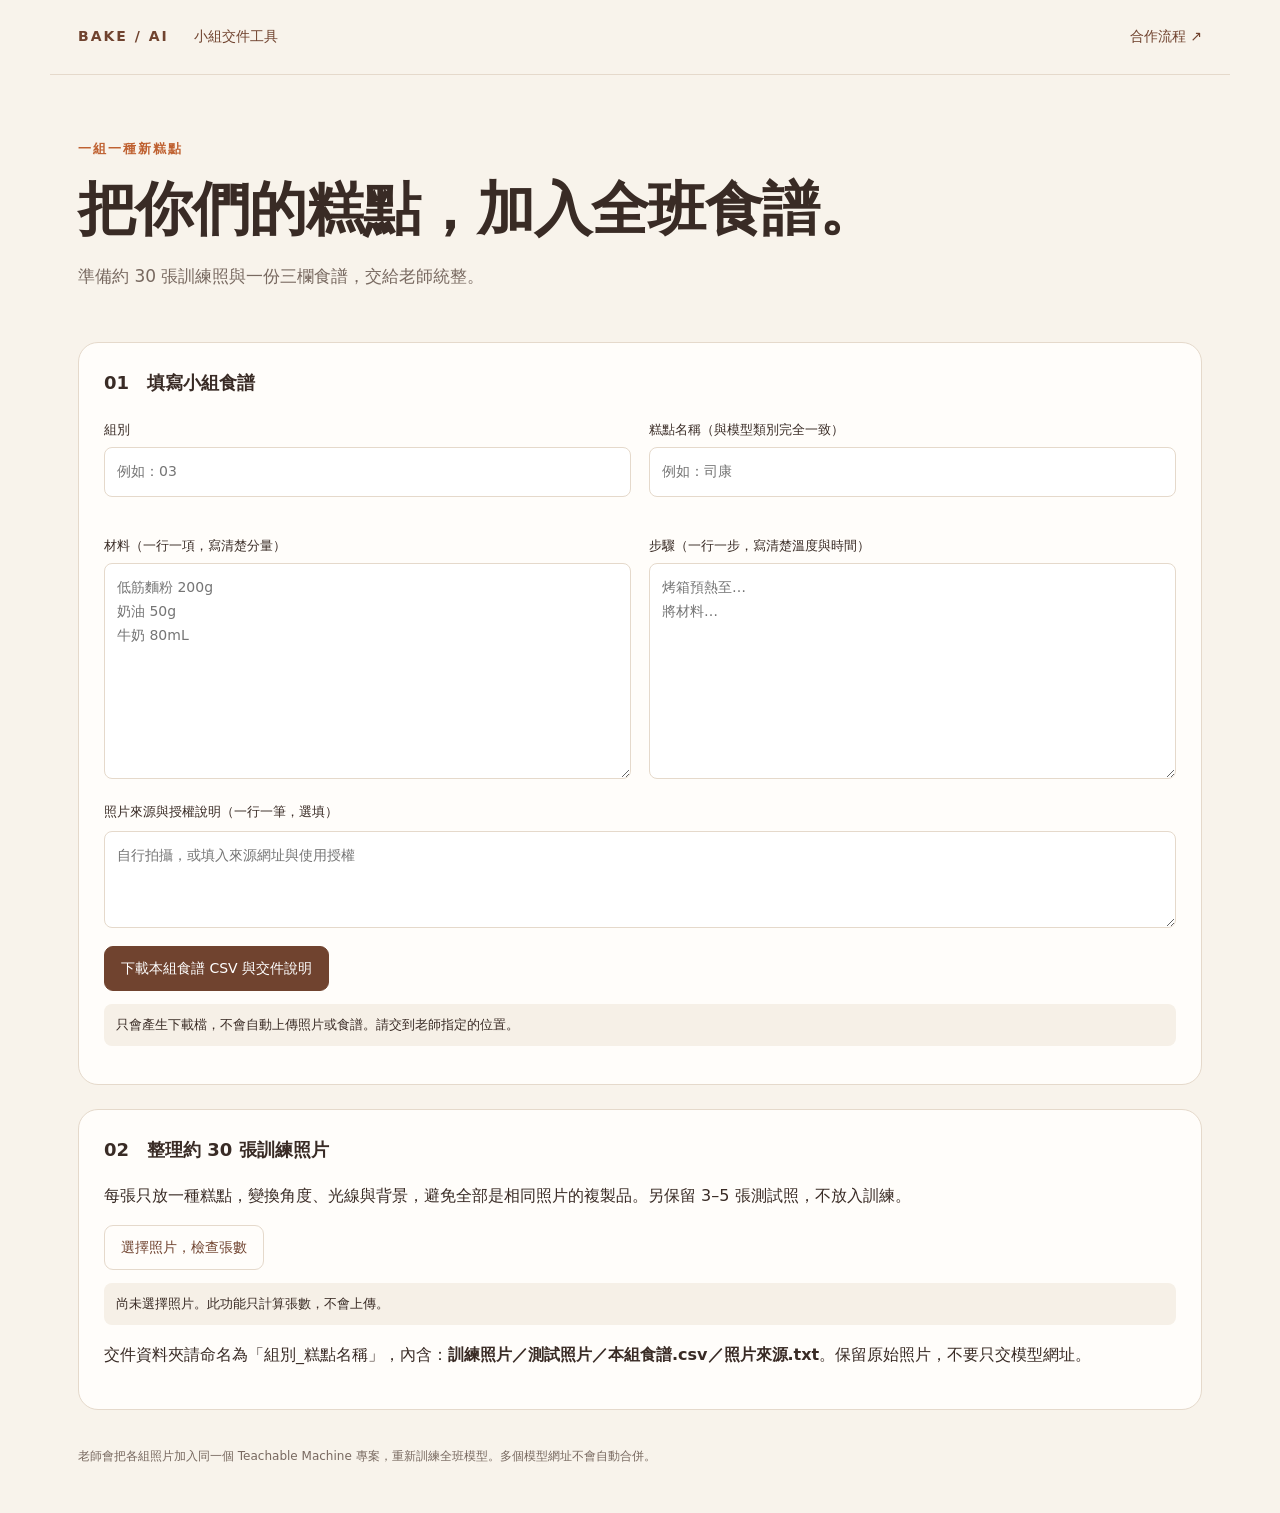
<file: group.html>
<!doctype html><html lang="zh-Hant"><head><meta charset="utf-8"><meta name="viewport" content="width=device-width,initial-scale=1"><title>小組交件｜AI 糕點食譜大全</title><link rel="stylesheet" href="style.css"></head><body><header><a class="brand" href="index.html">BAKE / AI <span>小組交件工具</span></a><a href="teacher-guide.html">合作流程 ↗</a></header><main><section class="intro"><p class="eyebrow">一組一種新糕點</p><h1>把你們的糕點，<br>加入全班食譜。</h1><p>準備約 30 張訓練照與一份三欄食譜，交給老師統整。</p></section><section class="panel"><h2>01　填寫小組食譜</h2><form id="groupForm"><div class="settings-grid"><label>組別<input type="text" id="groupNumber" maxlength="30" required placeholder="例如：03"></label><label>糕點名稱（與模型類別完全一致）<input type="text" id="dishName" maxlength="100" required placeholder="例如：司康"></label></div><div class="settings-grid"><label>材料（一行一項，寫清楚分量）<textarea id="ingredients" rows="8" required placeholder="低筋麵粉 200g&#10;奶油 50g&#10;牛奶 80mL"></textarea></label><label>步驟（一行一步，寫清楚溫度與時間）<textarea id="steps" rows="8" required placeholder="烤箱預熱至…&#10;將材料…"></textarea></label></div><label>照片來源與授權說明（一行一筆，選填）<textarea id="sources" rows="3" placeholder="自行拍攝，或填入來源網址與使用授權"></textarea></label><button type="submit">下載本組食譜 CSV 與交件說明</button></form><p id="groupStatus" class="status" role="status">只會產生下載檔，不會自動上傳照片或食譜。請交到老師指定的位置。</p></section><section class="panel settings"><h2>02　整理約 30 張訓練照片</h2><p>每張只放一種糕點，變換角度、光線與背景，避免全部是相同照片的複製品。另保留 3–5 張測試照，不放入訓練。</p><label class="button secondary">選擇照片，檢查張數<input type="file" id="groupPhotos" accept="image/*" multiple hidden></label><p id="photoStatus" role="status" class="status">尚未選擇照片。此功能只計算張數，不會上傳。</p><p>交件資料夾請命名為「組別_糕點名稱」，內含：<strong>訓練照片／測試照片／本組食譜.csv／照片來源.txt</strong>。保留原始照片，不要只交模型網址。</p></section><footer><p>老師會把各組照片加入同一個 Teachable Machine 專案，重新訓練全班模型。多個模型網址不會自動合併。</p></footer></main><script src="recipe-utils.js"></script><script src="group.js"></script></body></html>
</file>
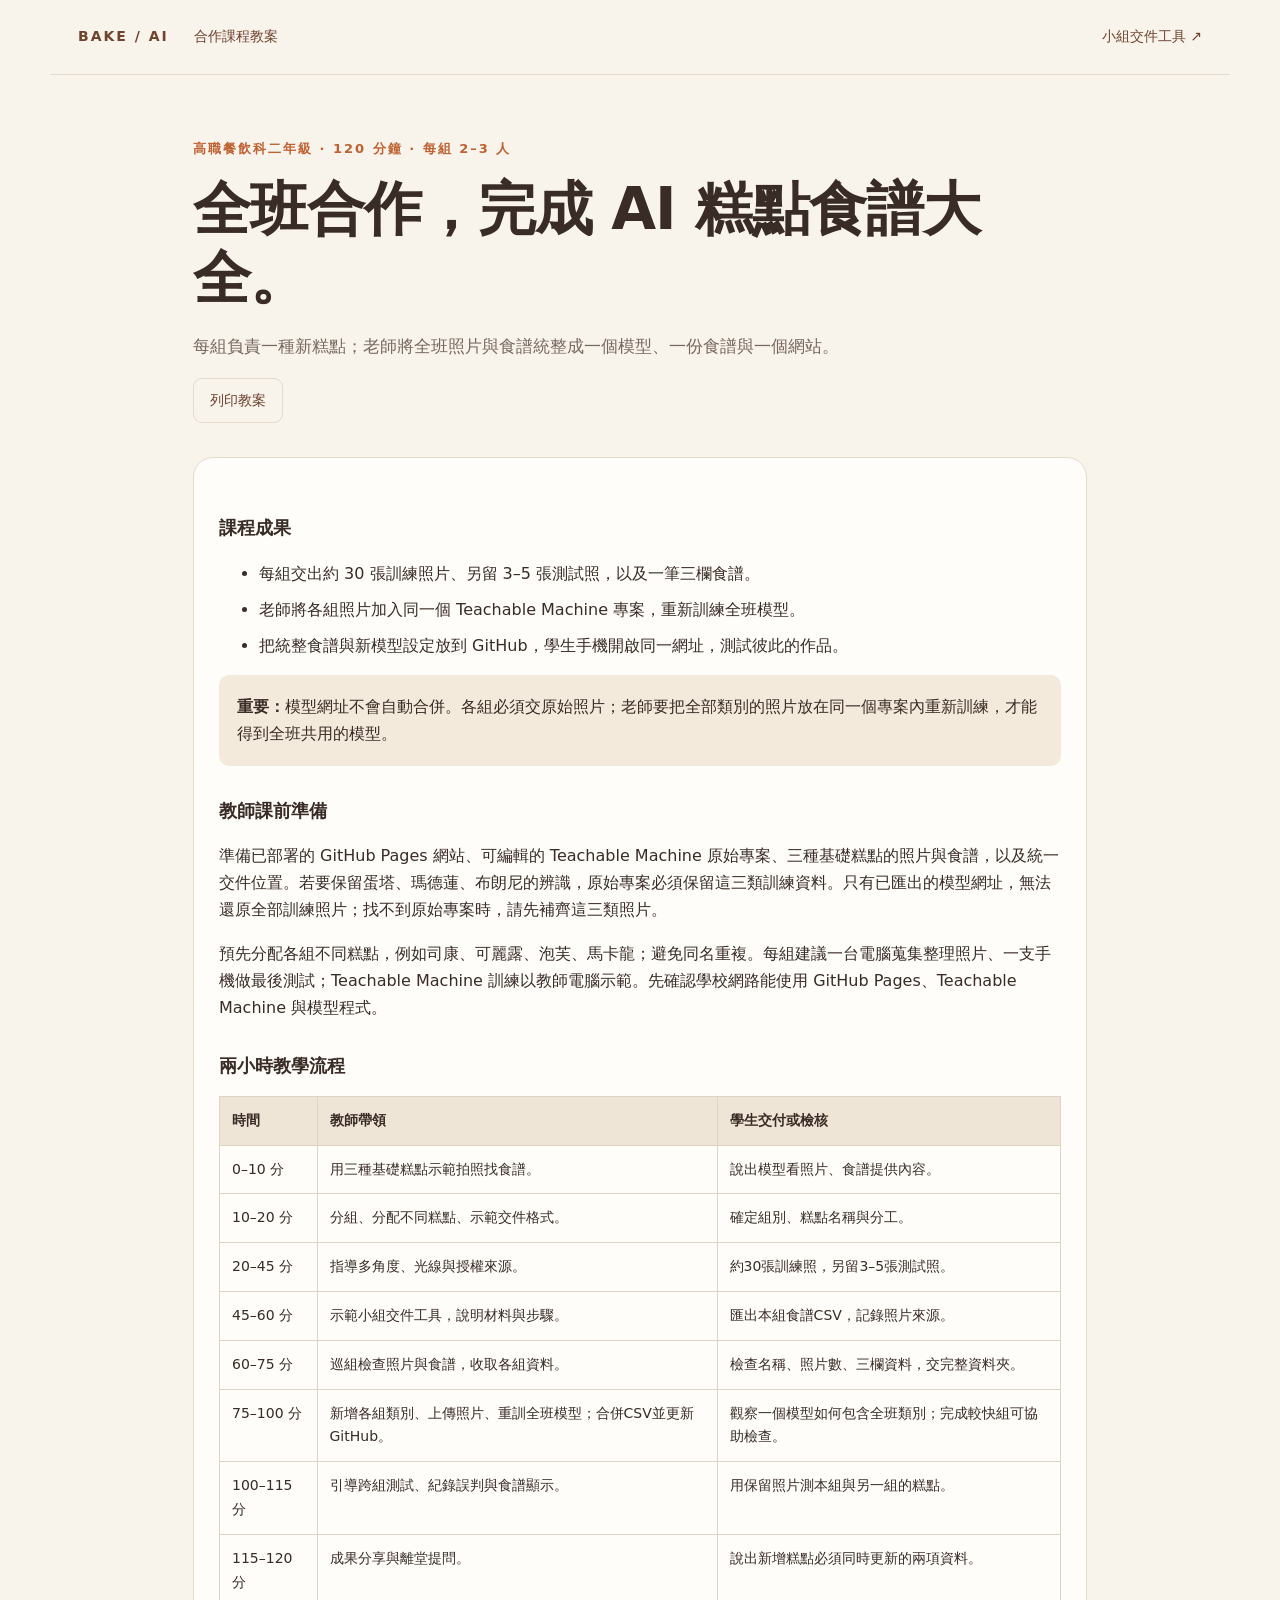
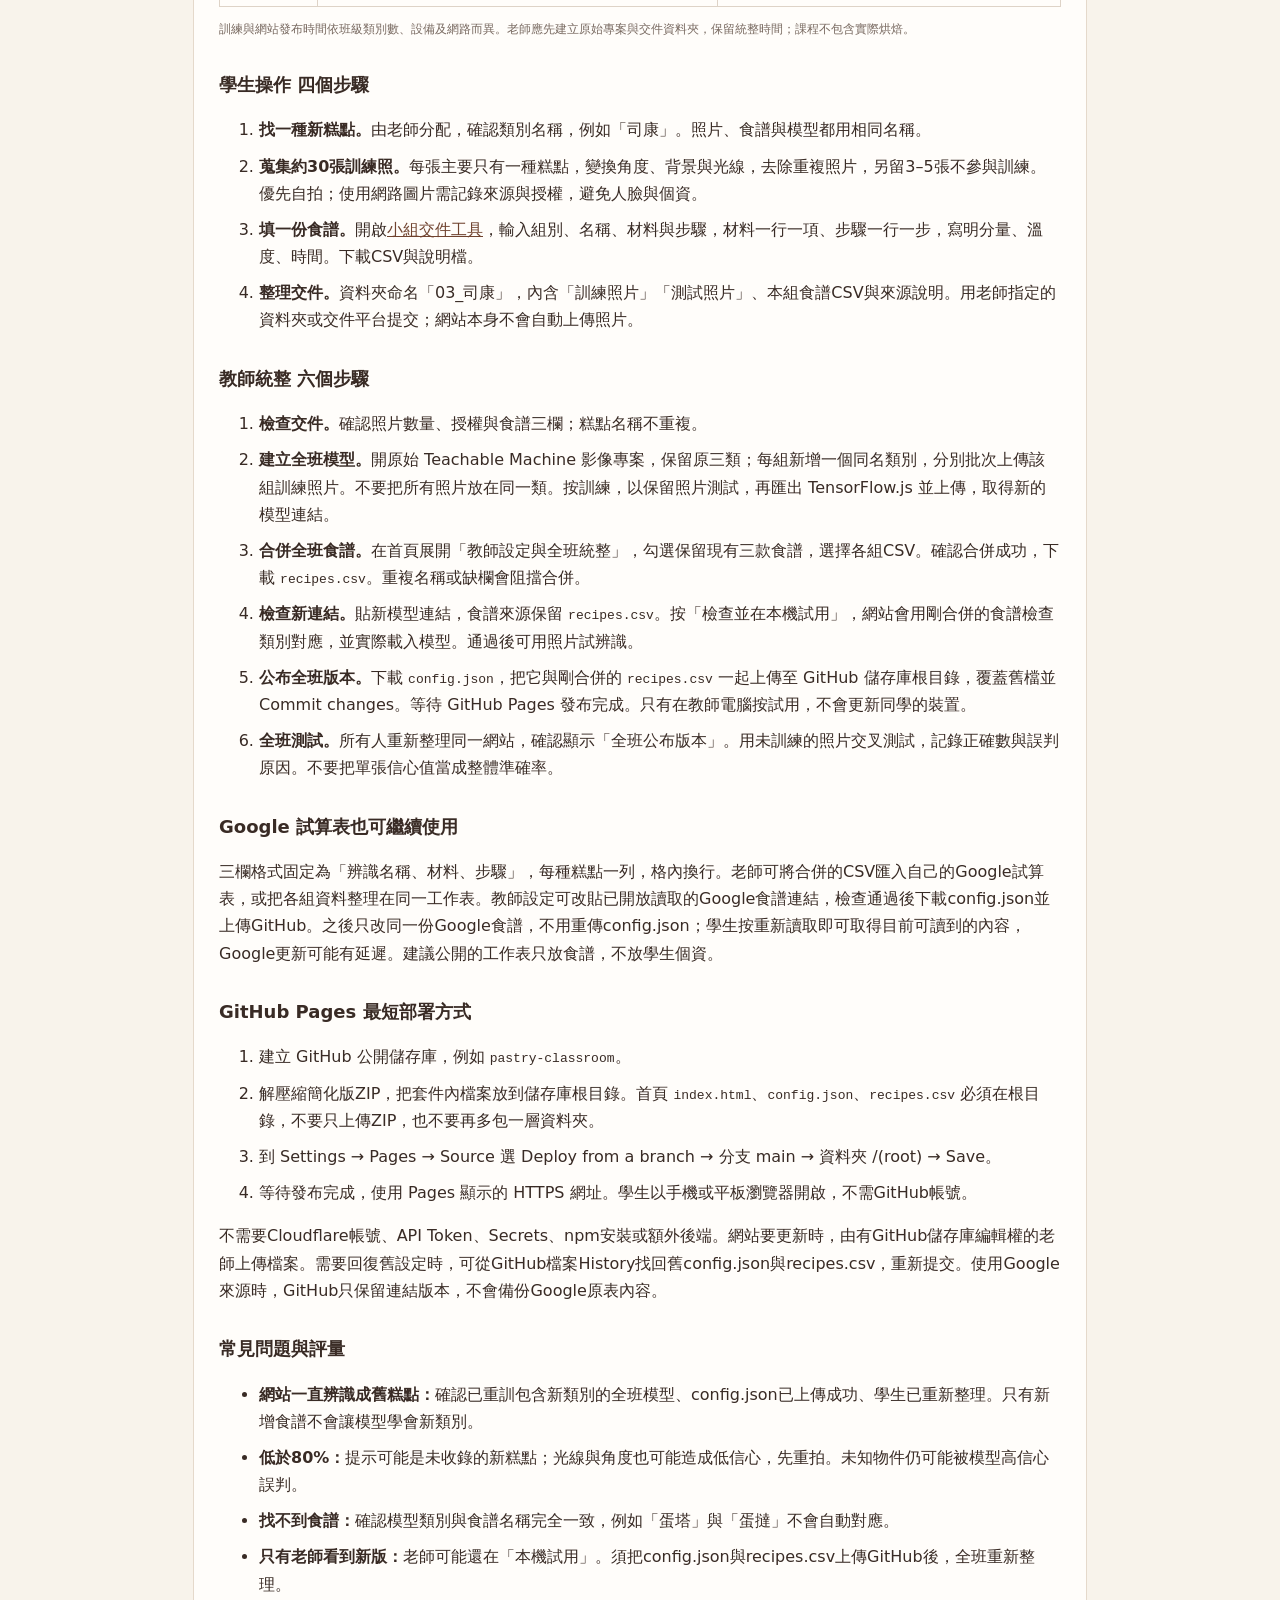
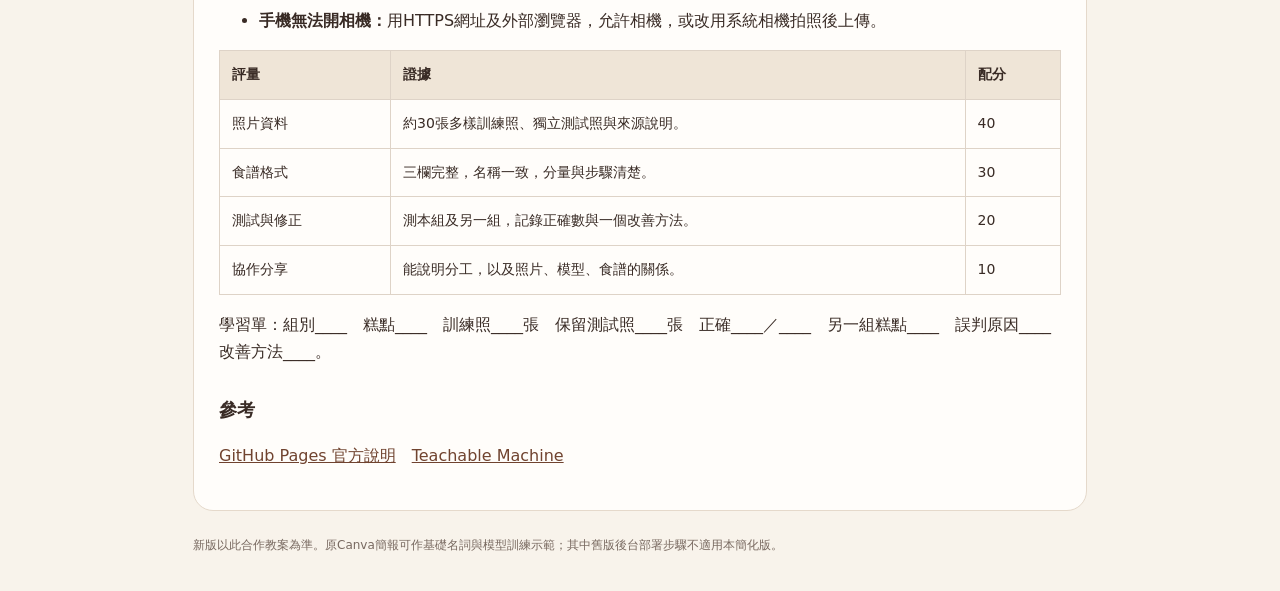
<file: teacher-guide.html>
<!doctype html><html lang="zh-Hant"><head><meta charset="utf-8"><meta name="viewport" content="width=device-width,initial-scale=1"><title>全班合作 AI 糕點食譜大全｜教案與部署</title><link rel="stylesheet" href="style.css"><style>.guide{max-width:950px}.guide h2{margin:30px 0 14px}.guide table{border-collapse:collapse;width:100%;font-size:14px}.guide td,.guide th{padding:12px;border:1px solid #ded3c7;text-align:left;vertical-align:top}.guide th{background:#efe5d7}.guide li{margin-bottom:9px}.guide code{overflow-wrap:anywhere}.callout{padding:18px;background:#f4eadc;border-radius:10px}@media print{header,.no-print{display:none}body{background:white}main{padding:0}.panel{border:0;padding:0}.guide{max-width:none}.guide p,.guide li,.guide table{font-size:11px}h2{break-after:avoid}tr{break-inside:avoid}@page{size:A4;margin:16mm}}</style></head><body><header><a class="brand" href="index.html">BAKE / AI <span>合作課程教案</span></a><a href="group.html">小組交件工具 ↗</a></header><main class="guide"><section class="intro"><p class="eyebrow">高職餐飲科二年級 · 120 分鐘 · 每組 2–3 人</p><h1>全班合作，<br>完成 AI 糕點食譜大全。</h1><p>每組負責一種新糕點；老師將全班照片與食譜統整成一個模型、一份食譜與一個網站。</p><button class="no-print secondary" onclick="print()">列印教案</button></section><section class="panel">
<h2>課程成果</h2><ul><li>每組交出約 30 張訓練照片、另留 3–5 張測試照，以及一筆三欄食譜。</li><li>老師將各組照片加入同一個 Teachable Machine 專案，重新訓練全班模型。</li><li>把統整食譜與新模型設定放到 GitHub，學生手機開啟同一網址，測試彼此的作品。</li></ul><div class="callout"><strong>重要：</strong>模型網址不會自動合併。各組必須交原始照片；老師要把全部類別的照片放在同一個專案內重新訓練，才能得到全班共用的模型。</div>
<h2>教師課前準備</h2><p>準備已部署的 GitHub Pages 網站、可編輯的 Teachable Machine 原始專案、三種基礎糕點的照片與食譜，以及統一交件位置。若要保留蛋塔、瑪德蓮、布朗尼的辨識，原始專案必須保留這三類訓練資料。只有已匯出的模型網址，無法還原全部訓練照片；找不到原始專案時，請先補齊這三類照片。</p><p>預先分配各組不同糕點，例如司康、可麗露、泡芙、馬卡龍；避免同名重複。每組建議一台電腦蒐集整理照片、一支手機做最後測試；Teachable Machine 訓練以教師電腦示範。先確認學校網路能使用 GitHub Pages、Teachable Machine 與模型程式。</p>
<h2>兩小時教學流程</h2><table><tr><th>時間</th><th>教師帶領</th><th>學生交付或檢核</th></tr><tr><td>0–10 分</td><td>用三種基礎糕點示範拍照找食譜。</td><td>說出模型看照片、食譜提供內容。</td></tr><tr><td>10–20 分</td><td>分組、分配不同糕點、示範交件格式。</td><td>確定組別、糕點名稱與分工。</td></tr><tr><td>20–45 分</td><td>指導多角度、光線與授權來源。</td><td>約30張訓練照，另留3–5張測試照。</td></tr><tr><td>45–60 分</td><td>示範小組交件工具，說明材料與步驟。</td><td>匯出本組食譜CSV，記錄照片來源。</td></tr><tr><td>60–75 分</td><td>巡組檢查照片與食譜，收取各組資料。</td><td>檢查名稱、照片數、三欄資料，交完整資料夾。</td></tr><tr><td>75–100 分</td><td>新增各組類別、上傳照片、重訓全班模型；合併CSV並更新GitHub。</td><td>觀察一個模型如何包含全班類別；完成較快組可協助檢查。</td></tr><tr><td>100–115 分</td><td>引導跨組測試、紀錄誤判與食譜顯示。</td><td>用保留照片測本組與另一組的糕點。</td></tr><tr><td>115–120 分</td><td>成果分享與離堂提問。</td><td>說出新增糕點必須同時更新的兩項資料。</td></tr></table><p class="fine">訓練與網站發布時間依班級類別數、設備及網路而異。老師應先建立原始專案與交件資料夾，保留統整時間；課程不包含實際烘焙。</p>
<h2>學生操作 四個步驟</h2><ol><li><strong>找一種新糕點。</strong>由老師分配，確認類別名稱，例如「司康」。照片、食譜與模型都用相同名稱。</li><li><strong>蒐集約30張訓練照。</strong>每張主要只有一種糕點，變換角度、背景與光線，去除重複照片，另留3–5張不參與訓練。優先自拍；使用網路圖片需記錄來源與授權，避免人臉與個資。</li><li><strong>填一份食譜。</strong>開啟<a href="group.html">小組交件工具</a>，輸入組別、名稱、材料與步驟，材料一行一項、步驟一行一步，寫明分量、溫度、時間。下載CSV與說明檔。</li><li><strong>整理交件。</strong>資料夾命名「03_司康」，內含「訓練照片」「測試照片」、本組食譜CSV與來源說明。用老師指定的資料夾或交件平台提交；網站本身不會自動上傳照片。</li></ol>
<h2>教師統整 六個步驟</h2><ol><li><strong>檢查交件。</strong>確認照片數量、授權與食譜三欄；糕點名稱不重複。</li><li><strong>建立全班模型。</strong>開原始 Teachable Machine 影像專案，保留原三類；每組新增一個同名類別，分別批次上傳該組訓練照片。不要把所有照片放在同一類。按訓練，以保留照片測試，再匯出 TensorFlow.js 並上傳，取得新的模型連結。</li><li><strong>合併全班食譜。</strong>在首頁展開「教師設定與全班統整」，勾選保留現有三款食譜，選擇各組CSV。確認合併成功，下載 <code>recipes.csv</code>。重複名稱或缺欄會阻擋合併。</li><li><strong>檢查新連結。</strong>貼新模型連結，食譜來源保留 <code>recipes.csv</code>。按「檢查並在本機試用」，網站會用剛合併的食譜檢查類別對應，並實際載入模型。通過後可用照片試辨識。</li><li><strong>公布全班版本。</strong>下載 <code>config.json</code>，把它與剛合併的 <code>recipes.csv</code> 一起上傳至 GitHub 儲存庫根目錄，覆蓋舊檔並 Commit changes。等待 GitHub Pages 發布完成。只有在教師電腦按試用，不會更新同學的裝置。</li><li><strong>全班測試。</strong>所有人重新整理同一網站，確認顯示「全班公布版本」。用未訓練的照片交叉測試，記錄正確數與誤判原因。不要把單張信心值當成整體準確率。</li></ol>
<h2>Google 試算表也可繼續使用</h2><p>三欄格式固定為「辨識名稱、材料、步驟」，每種糕點一列，格內換行。老師可將合併的CSV匯入自己的Google試算表，或把各組資料整理在同一工作表。教師設定可改貼已開放讀取的Google食譜連結，檢查通過後下載config.json並上傳GitHub。之後只改同一份Google食譜，不用重傳config.json；學生按重新讀取即可取得目前可讀到的內容，Google更新可能有延遲。建議公開的工作表只放食譜，不放學生個資。</p>
<h2>GitHub Pages 最短部署方式</h2><ol><li>建立 GitHub 公開儲存庫，例如 <code>pastry-classroom</code>。</li><li>解壓縮簡化版ZIP，把套件內檔案放到儲存庫根目錄。首頁 <code>index.html</code>、<code>config.json</code>、<code>recipes.csv</code> 必須在根目錄，不要只上傳ZIP，也不要再多包一層資料夾。</li><li>到 Settings → Pages → Source 選 Deploy from a branch → 分支 main → 資料夾 /(root) → Save。</li><li>等待發布完成，使用 Pages 顯示的 HTTPS 網址。學生以手機或平板瀏覽器開啟，不需GitHub帳號。</li></ol><p>不需要Cloudflare帳號、API Token、Secrets、npm安裝或額外後端。網站要更新時，由有GitHub儲存庫編輯權的老師上傳檔案。需要回復舊設定時，可從GitHub檔案History找回舊config.json與recipes.csv，重新提交。使用Google來源時，GitHub只保留連結版本，不會備份Google原表內容。</p>
<h2>常見問題與評量</h2><ul><li><strong>網站一直辨識成舊糕點：</strong>確認已重訓包含新類別的全班模型、config.json已上傳成功、學生已重新整理。只有新增食譜不會讓模型學會新類別。</li><li><strong>低於80%：</strong>提示可能是未收錄的新糕點；光線與角度也可能造成低信心，先重拍。未知物件仍可能被模型高信心誤判。</li><li><strong>找不到食譜：</strong>確認模型類別與食譜名稱完全一致，例如「蛋塔」與「蛋撻」不會自動對應。</li><li><strong>只有老師看到新版：</strong>老師可能還在「本機試用」。須把config.json與recipes.csv上傳GitHub後，全班重新整理。</li><li><strong>手機無法開相機：</strong>用HTTPS網址及外部瀏覽器，允許相機，或改用系統相機拍照後上傳。</li></ul><table><tr><th>評量</th><th>證據</th><th>配分</th></tr><tr><td>照片資料</td><td>約30張多樣訓練照、獨立測試照與來源說明。</td><td>40</td></tr><tr><td>食譜格式</td><td>三欄完整，名稱一致，分量與步驟清楚。</td><td>30</td></tr><tr><td>測試與修正</td><td>測本組及另一組，記錄正確數與一個改善方法。</td><td>20</td></tr><tr><td>協作分享</td><td>能說明分工，以及照片、模型、食譜的關係。</td><td>10</td></tr></table><p>學習單：組別____　糕點____　訓練照____張　保留測試照____張　正確____／____　另一組糕點____　誤判原因____　改善方法____。</p>
<h2>參考</h2><p><a href="https://docs.github.com/en/pages/getting-started-with-github-pages/creating-a-github-pages-site">GitHub Pages 官方說明</a>　<a href="https://teachablemachine.withgoogle.com/">Teachable Machine</a></p></section><footer>新版以此合作教案為準。原Canva簡報可作基礎名詞與模型訓練示範；其中舊版後台部署步驟不適用本簡化版。</footer></main></body></html>
</file>
<file: style.css>
:root{--ink:#392b25;--muted:#786960;--brown:#70432f;--cream:#f8f3eb;--line:#e5d9cb;--orange:#bf6131}*{box-sizing:border-box}body{margin:0;background:var(--cream);color:var(--ink);font-family:system-ui,-apple-system,"Noto Sans TC","Microsoft JhengHei",sans-serif;line-height:1.7}a{color:var(--brown)}header{max-width:1180px;margin:auto;padding:25px 28px;display:flex;justify-content:space-between;align-items:center;border-bottom:1px solid var(--line)}header a{text-decoration:none;font-size:14px}.brand{font-weight:800;letter-spacing:2px}.brand span{letter-spacing:0;font-weight:500;margin-left:18px}main{max-width:1180px;margin:auto;padding:0 28px}.intro{padding:50px 0 34px}.eyebrow{color:var(--orange);font-weight:700;font-size:13px;letter-spacing:2px}h1{font-size:clamp(34px,5vw,58px);line-height:1.2;letter-spacing:-1px;margin:15px 0 18px}h1 br{display:none}.intro>p:last-of-type{color:var(--muted);font-size:17px}.chips{display:flex;gap:10px;flex-wrap:wrap;margin-top:23px}.chips span,.tag{border:1px solid var(--line);padding:5px 12px;border-radius:30px;font-size:12px}.workspace{display:grid;grid-template-columns:1fr 1fr;gap:22px;align-items:start}.panel{background:#fffdfa;border:1px solid var(--line);border-radius:20px;padding:25px}.sectionhead{display:flex;justify-content:space-between;align-items:center;gap:10px;margin-bottom:18px}h2{font-size:18px;margin:0}h3{font-size:27px;line-height:1.4;margin:20px 0 12px}h4{font-size:15px;margin-bottom:10px;color:var(--orange)}.viewfinder{background:#ebe4da;aspect-ratio:1/1;width:100%;max-height:390px;position:relative;overflow:hidden;border-radius:12px;display:flex;align-items:center;justify-content:center;text-align:center}.viewfinder:after{content:"";position:absolute;inset:14%;border:1px solid #fff9;border-radius:12px;pointer-events:none}.viewfinder video,.viewfinder img{width:100%;height:100%;object-fit:cover}.viewfinder [hidden]{display:none}.pastry{font-size:70px;color:#c49f76}#placeholder p{font-size:16px;margin:0}#placeholder small{color:var(--muted);font-size:12px}button,.button{border:1px solid var(--brown);border-radius:9px;background:var(--brown);color:#fff;padding:11px 16px;font:inherit;font-size:14px;cursor:pointer;text-decoration:none;text-align:center;display:inline-flex;align-items:center;justify-content:center;line-height:1.5}.secondary{background:transparent;color:var(--brown);border-color:var(--line)}button:hover,.button:hover{filter:brightness(.94)}button:disabled{opacity:.45;cursor:default}.small{font-size:12px;padding:8px 10px}.wide{width:100%;margin-top:10px}.actions{display:flex;gap:8px;flex-wrap:wrap;margin-top:16px}.actions>*{flex:1;min-width:100px}.status{font-size:13px;background:#f6f0e7;border-radius:8px;padding:10px 12px;overflow-wrap:anywhere}.status.error{background:#fff0ed;color:#a13022}.status.ok{background:#eaf1e5;color:#38542c}.fine{color:var(--muted);font-size:12px}.recipe-tabs{display:flex;flex-wrap:wrap;gap:8px}.recipe-tabs button{padding:7px 14px;background:transparent;color:var(--brown);border-color:var(--line)}.recipe-tabs button.active{background:#f2ddc7;border-color:#bf946a}.recipe-panel ul,.recipe-panel ol{padding-left:23px;margin-top:0}.recipe-panel li{margin-bottom:6px}.recipe-panel li::marker{color:var(--orange)}.settings{margin-top:24px}summary{cursor:pointer;font-weight:700}summary span{font-size:12px;color:var(--muted);font-weight:400;margin-left:14px}.settings-grid{display:grid;grid-template-columns:1fr 1fr;gap:18px;margin-top:20px}label{font-size:13px}input[type=url]{display:block;font:inherit;font-size:13px;padding:12px;border:1px solid var(--line);border-radius:8px;width:100%;margin-top:6px}footer{padding:24px 0 35px;font-size:12px;color:var(--muted)}.score{display:flex;justify-content:space-between;font-size:13px;padding:5px 0;border-bottom:1px solid var(--line)}.result{font-weight:700;font-size:18px;color:var(--brown)}:focus-visible{outline:3px solid var(--orange);outline-offset:3px}@media(max-width:720px){header{padding:18px}.brand span{display:block;margin:0;font-size:12px}main{padding:0 16px}.intro{padding:30px 0}h1 br{display:block}.workspace,.settings-grid{grid-template-columns:1fr}.panel{padding:19px}.tag{font-size:10px;padding:4px 8px}.viewfinder{max-height:none}summary span{display:block;margin:0}.recipe-panel{scroll-margin-top:16px}}

[hidden]{display:none!important}input[type=password],input[type=text]{display:block;font:inherit;padding:12px;border:1px solid var(--line);border-radius:8px;width:100%;margin:6px 0 18px}#loginPanel{max-width:550px}.history-panel{margin-top:24px}.version-card{padding:18px 0;border-bottom:1px solid var(--line)}.version-card h3{font-size:17px;margin:0}.version-card p{margin:6px 0;overflow-wrap:anywhere}.preserve-lines{white-space:pre-wrap;overflow-wrap:anywhere}.preview-recipes details{border:1px solid var(--line);padding:12px;border-radius:8px;margin:8px 0}.preview-recipes p{font-size:13px}.new-pastry{background:#fff3dd;padding:18px;border-radius:12px;border:1px solid #ddbc8f}.new-pastry h3{font-size:23px;margin:0 0 10px}

textarea{display:block;width:100%;margin:6px 0 18px;border:1px solid var(--line);border-radius:8px;padding:12px;font:inherit;font-size:14px;resize:vertical}input[type=text]{font-size:14px}input[type=checkbox]{accent-color:var(--brown)}summary{list-style-position:inside}.settings h3{font-size:21px;margin-top:28px}#includeCurrent{margin-right:6px}
</file>
